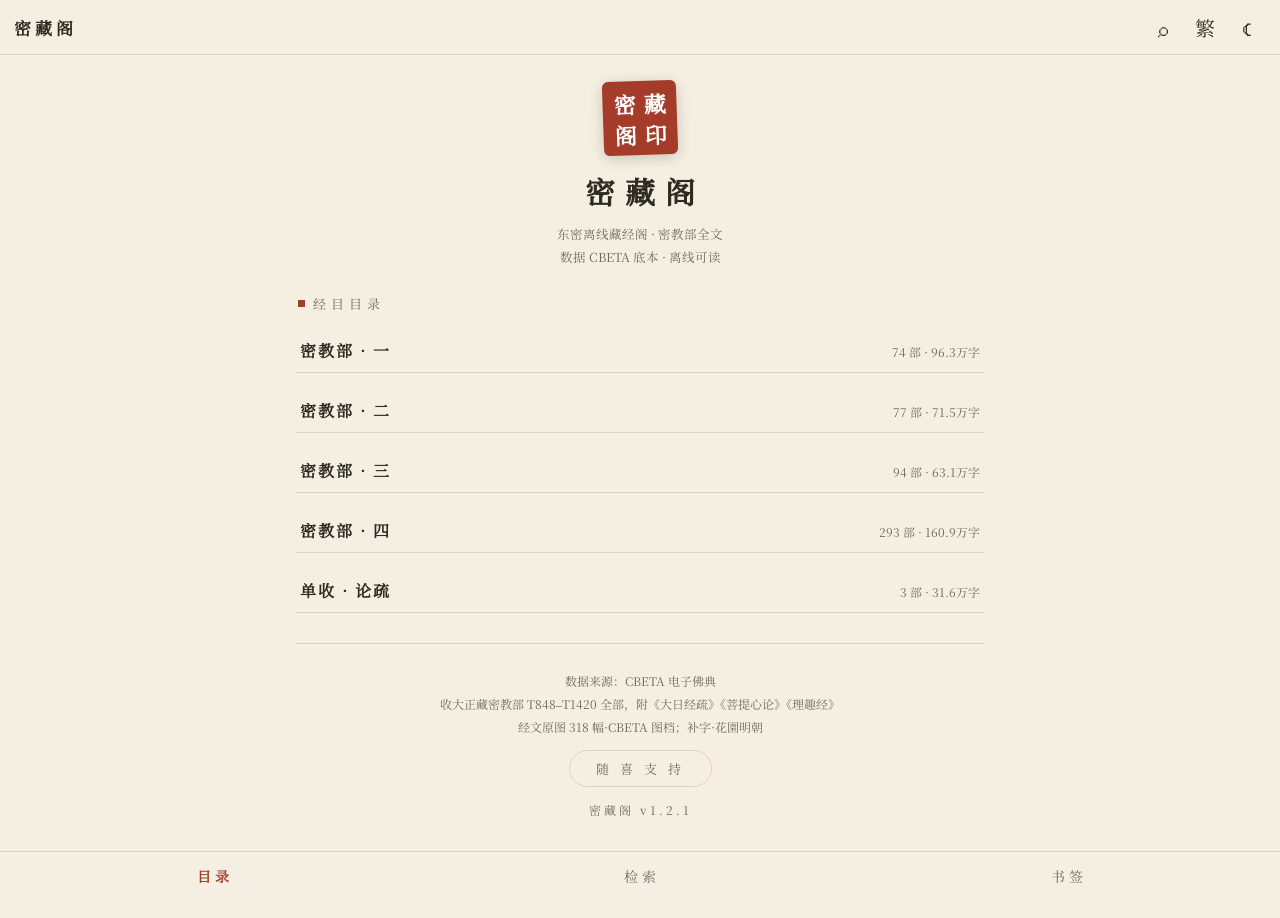
<file: web/index.html>
<!DOCTYPE html>
<html lang="zh-CN" data-theme="light">
<head>
<meta charset="UTF-8">
<meta name="viewport" content="width=device-width, initial-scale=1, viewport-fit=cover">
<meta name="color-scheme" content="light dark">
<title>密藏阁 · 东密离线藏经阁</title>
<link rel="stylesheet" href="app.css">
</head>
<body>

<header class="appbar" id="appbar">
  <button class="iconbtn back" id="btn-back" hidden aria-label="返回">‹</button>
  <div class="appbar-title" id="appbar-title">密藏阁</div>
  <div class="appbar-actions">
    <button class="iconbtn" id="btn-search" aria-label="检索" hidden>⌕</button>
    <button class="iconbtn" id="btn-simp" aria-label="繁简切换">繁</button>
    <button class="iconbtn" id="btn-theme" aria-label="夜间模式">☾</button>
  </div>
</header>

<main id="main">

  <!-- ============ 目录 ============ -->
  <section class="view" id="view-catalog">
    <div class="brand">
      <div class="brand-seal" aria-hidden="true"><span>密</span><span>藏</span><span>阁</span><span>印</span></div>
      <h1 class="brand-name">密藏阁</h1>
      <p class="brand-sub">东密离线藏经阁 · 密教部全文<br>数据 CBETA 底本 · 离线可读</p>
    </div>
    <div class="recent" id="recent" hidden>
      <div class="sec-label">最近阅读</div>
      <div id="recent-list"></div>
    </div>
    <div class="sec-label">经目目录</div>
    <div id="catalog"></div>
    <footer class="about">
      <p>数据来源：CBETA 电子佛典<br>收大正藏密教部 T848–T1420 全部，附《大日经疏》《菩提心论》《理趣经》<br>经文原图 318 幅·CBETA 图档；补字·花園明朝</p>
      <p><button id="btn-support" type="button">随 喜 支 持</button></p>
      <p class="ver">密藏阁 v1.2.1</p>
    </footer>
  </section>

  <!-- ============ 随喜支持（v1.2.1） ============ -->
  <div id="supportbox" hidden>
    <div class="support-card">
      <button id="support-x" type="button" aria-label="关闭">×</button>
      <h3>随 喜 支 持</h3>
      <p class="support-lead">此阁常年在山，经卷校勘、图档收整皆费资粮。<br>若于你有用，随喜一份，即是功德。</p>
      <div id="support-qr"></div>
      <p class="support-alt">亦可移步 GitHub 点一颗星 ⭐</p>
      <p><a class="support-link" href="https://github.com/Gloryhwang/mizangge" target="_blank" rel="noopener">Gloryhwang / mizangge</a></p>
    </div>
  </div>

  <!-- ============ 阅读 ============ -->
  <section class="view" id="view-reader" hidden>
    <div class="reader-tools">
      <button class="toolbtn" id="btn-fs-dec" aria-label="减小字号">A−</button>
      <button class="toolbtn" id="btn-fs-inc" aria-label="增大字号">A＋</button>
      <button class="toolbtn" id="btn-vert" aria-label="竖排横排切换">竖</button>
      <button class="toolbtn" id="btn-mark" aria-label="加书签">☆ 签</button>
      <button class="toolbtn" id="btn-bright" aria-label="亮度">☾</button>
      <input type="range" id="bright-range" min="10" max="100" value="100" aria-label="屏幕亮度" hidden>
      <select id="juan-select" aria-label="选择卷次"></select>
    </div>
    <article class="reader" id="reader-body"></article>
    <div class="reader-nav">
      <button id="btn-prev">上一卷</button>
      <span id="juan-pos"></span>
      <button id="btn-next">下一卷</button>
    </div>
  </section>

  <!-- ============ 检索 ============ -->
  <section class="view" id="view-search" hidden>
    <div class="search-box">
      <input id="search-input" type="search" placeholder="全文检索（简繁皆可）" enterkeyhint="search">
      <button id="btn-do-search">检</button>
    </div>
    <div class="scan-status" id="scan-status" hidden><div class="scan-bar"><i id="scan-fill"></i></div><span id="scan-text"></span></div>
    <div id="search-results"></div>
  </section>

  <!-- ============ 书签 ============ -->
  <section class="view" id="view-marks" hidden>
    <div class="sec-label">我的书签</div>
    <div id="marks-list"></div>
  </section>

</main>

<nav class="tabbar" id="tabbar">
  <button data-go="catalog" class="on">目录</button>
  <button data-go="search">检索</button>
  <button data-go="marks">书签</button>
</nav>

<script src="app.js"></script>
</body>
</html>
</file>
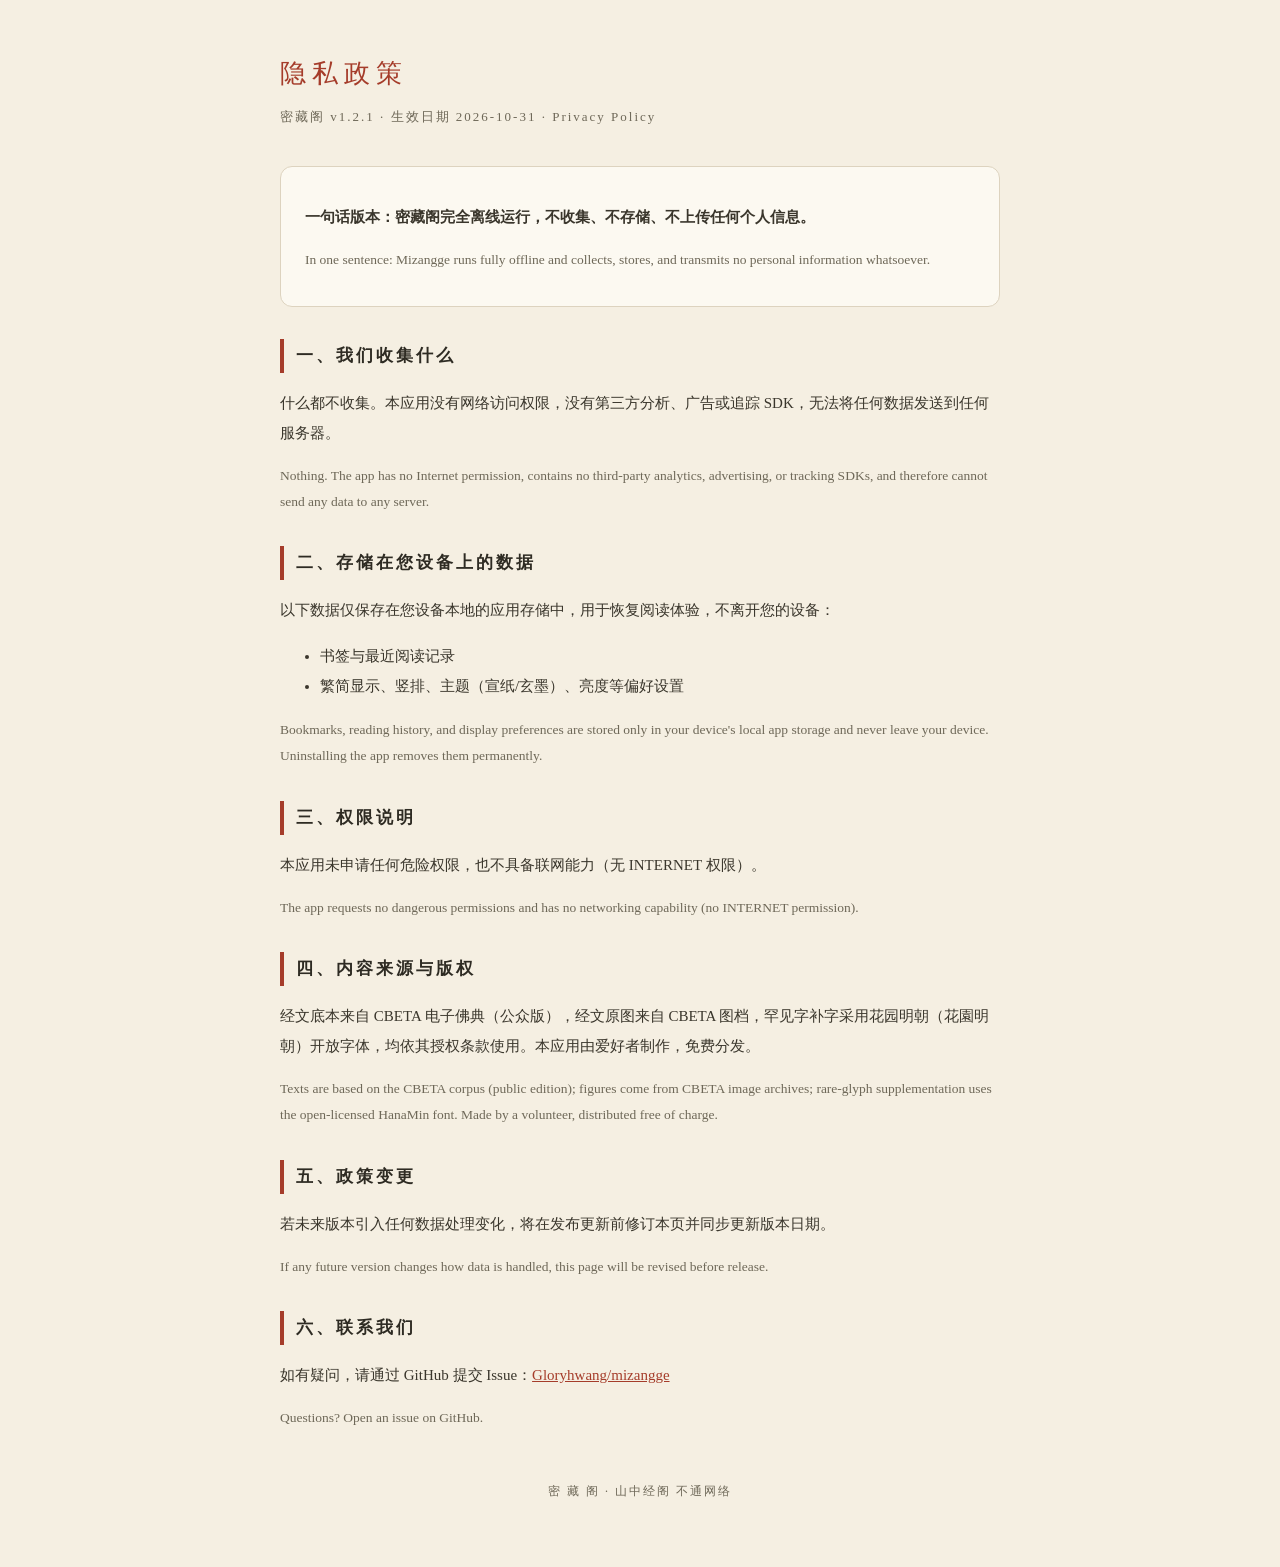
<file: docs/privacy.html>
<!DOCTYPE html>
<html lang="zh-CN">
<head>
<meta charset="UTF-8">
<meta name="viewport" content="width=device-width, initial-scale=1">
<title>密藏阁 · 隐私政策 | Privacy Policy</title>
<style>
  body { margin:0; background:#f5efe2; color:#2e2b23;
    font-family:"Noto Serif SC","Noto Serif CJK SC",serif; line-height:2; }
  .wrap { max-width:720px; margin:0 auto; padding:48px 22px 64px; }
  h1 { font-size:26px; letter-spacing:6px; color:#a53c2a; font-weight:500; margin:0 0 4px; }
  .sub { color:#6e6858; font-size:13px; letter-spacing:2px; margin-bottom:36px; }
  h2 { font-size:17px; letter-spacing:3px; margin:32px 0 8px; border-left:4px solid #a53c2a; padding-left:12px; }
  p, li { font-size:15px; color:#3a362c; }
  .card { background:#fcf9f1; border:1px solid #ddd3bf; border-radius:12px; padding:20px 24px; margin:16px 0; }
  .en { color:#6e6858; font-size:13.5px; line-height:1.9; }
  a { color:#a53c2a; }
  footer { margin-top:48px; text-align:center; color:#6e6858; font-size:12px; letter-spacing:2px; }
</style>
</head>
<body>
<div class="wrap">
  <h1>隐私政策</h1>
  <div class="sub">密藏阁 v1.2.1 · 生效日期 2026-10-31 · Privacy Policy</div>

  <div class="card">
    <p><b>一句话版本：密藏阁完全离线运行，不收集、不存储、不上传任何个人信息。</b></p>
    <p class="en">In one sentence: Mizangge runs fully offline and collects, stores, and transmits no personal information whatsoever.</p>
  </div>

  <h2>一、我们收集什么</h2>
  <p>什么都不收集。本应用没有网络访问权限，没有第三方分析、广告或追踪 SDK，无法将任何数据发送到任何服务器。</p>
  <p class="en">Nothing. The app has no Internet permission, contains no third-party analytics, advertising, or tracking SDKs, and therefore cannot send any data to any server.</p>

  <h2>二、存储在您设备上的数据</h2>
  <p>以下数据仅保存在您设备本地的应用存储中，用于恢复阅读体验，不离开您的设备：</p>
  <ul>
    <li>书签与最近阅读记录</li>
    <li>繁简显示、竖排、主题（宣纸/玄墨）、亮度等偏好设置</li>
  </ul>
  <p class="en">Bookmarks, reading history, and display preferences are stored only in your device's local app storage and never leave your device. Uninstalling the app removes them permanently.</p>

  <h2>三、权限说明</h2>
  <p>本应用未申请任何危险权限，也不具备联网能力（无 INTERNET 权限）。</p>
  <p class="en">The app requests no dangerous permissions and has no networking capability (no INTERNET permission).</p>

  <h2>四、内容来源与版权</h2>
  <p>经文底本来自 CBETA 电子佛典（公众版），经文原图来自 CBETA 图档，罕见字补字采用花园明朝（花園明朝）开放字体，均依其授权条款使用。本应用由爱好者制作，免费分发。</p>
  <p class="en">Texts are based on the CBETA corpus (public edition); figures come from CBETA image archives; rare-glyph supplementation uses the open-licensed HanaMin font. Made by a volunteer, distributed free of charge.</p>

  <h2>五、政策变更</h2>
  <p>若未来版本引入任何数据处理变化，将在发布更新前修订本页并同步更新版本日期。</p>
  <p class="en">If any future version changes how data is handled, this page will be revised before release.</p>

  <h2>六、联系我们</h2>
  <p>如有疑问，请通过 GitHub 提交 Issue：<a href="https://github.com/Gloryhwang/mizangge/issues">Gloryhwang/mizangge</a></p>
  <p class="en">Questions? Open an issue on GitHub.</p>

  <footer>密 藏 阁 · 山中经阁 不通网络</footer>
</div>
</body>
</html>
</file>
<file: web/app.css>
/* 密藏阁 · 国风双主题（宣纸 / 玄墨） */
@font-face {
  font-family: 'MZGSong'; src: url('fonts/mzgsong.woff2') format('woff2');
  font-weight: 400; font-style: normal; font-display: swap;
}
@font-face {
  font-family: 'MZGHana'; src: url('fonts/mzghana.woff2') format('woff2');
  font-weight: 400; font-style: normal; font-display: swap;
}
@font-face {
  font-family: 'MZGExt'; src: url('fonts/mzgext.woff2') format('woff2');
  font-weight: 400; font-style: normal; font-display: swap;
}
:root {
  --bg: #f5efe2; --card: #fcf9f1; --ink: #2e2b23; --soft: #6e6858;
  --border: #ddd3bf; --seal: #a53c2a; --mark: rgba(165,60,42,.14);
  --fs: 19px;
  --serif: "MZGSong", "MZGHana", "MZGExt", "LXGW WenKai", "Noto Serif SC", "Noto Serif CJK SC", serif;
}
[data-theme="ink"] {
  --bg: #000000; --card: #14120d; --ink: #e6ddc8; --soft: #8a8271;
  --border: #2b2820; --seal: #c85a42; --mark: rgba(200,90,66,.22);
}
* { box-sizing: border-box; -webkit-tap-highlight-color: transparent; }
[hidden] { display: none !important; }
html, body { margin: 0; padding: 0; background: var(--bg); color: var(--ink);
  font-family: var(--serif); overflow-x: clip; }
body { min-height: 100dvh; line-break: strict; }

/* ============ 顶栏 ============ */
.appbar {
  position: sticky; top: 0; z-index: 20;
  display: flex; align-items: center; gap: 6px;
  padding: calc(env(safe-area-inset-top) + 8px) 14px 8px;
  background: color-mix(in srgb, var(--bg) 92%, transparent);
  backdrop-filter: blur(10px);
  border-bottom: 1px solid var(--border);
}
.appbar-title { flex: 1; font-size: 17px; font-weight: 700; letter-spacing: 4px; }
.iconbtn { background: none; border: none; color: var(--ink); font-size: 20px;
  width: 38px; height: 38px; border-radius: 50%; cursor: pointer; font-family: inherit; }
.iconbtn:active { background: var(--mark); }
.back { font-size: 26px; line-height: 1; }

/* ============ 主区 ============ */
#main { padding: 0 16px calc(env(safe-area-inset-bottom) + 84px); max-width: 720px; margin: 0 auto; }
.view { animation: fadein .25s ease; }
@keyframes fadein { from { opacity: 0; transform: translateY(6px); } to { opacity: 1; } }

.sec-label {
  margin: 22px 2px 10px; font-size: 13px; color: var(--soft);
  letter-spacing: 5px; display: flex; align-items: center; gap: 8px;
}
.sec-label::before { content: ''; width: 7px; height: 7px; background: var(--seal); }

/* ============ 品牌 ============ */
.brand { text-align: center; padding: 26px 0 4px; }
.brand-seal { width: 74px; height: 74px; margin: 0 auto 14px; background: var(--seal);
  border-radius: 6px; display: grid; grid-template-columns: 1fr 1fr; gap: 0;
  padding: 7px; transform: rotate(-2deg); box-shadow: 0 3px 14px rgba(0,0,0,.18); }
.brand-seal span { display: grid; place-items: center; color: #fff; font-size: 22px; font-weight: 700; }
.brand-name { margin: 0; font-size: 30px; letter-spacing: 10px; text-indent: 10px; }
.brand-sub { margin: 10px 0 0; font-size: 12.5px; color: var(--soft); line-height: 1.8; }

/* ============ 目录 ============ */
.volgroup { margin: 14px 0; }
.volhead {
  display: flex; align-items: baseline; justify-content: space-between;
  padding: 12px 4px 10px; cursor: pointer; user-select: none;
  border-bottom: 1px solid var(--border);
}
.volhead b { font-size: 16px; letter-spacing: 2px; }
.volhead small { color: var(--soft); font-size: 12px; }
.volbody { display: none; }
.volgroup.open .volbody { display: block; }
.volgroup.open .volhead { border-bottom-color: transparent; }
.work {
  display: flex; align-items: baseline; gap: 10px;
  padding: 11px 6px; border-bottom: 1px solid var(--border); cursor: pointer;
}
.work:active { background: var(--mark); }
.tno { font-size: 12px; color: var(--seal); font-weight: 700; min-width: 52px; }
.tname { flex: 1; font-size: 15.5px; }
.tmeta { font-size: 11.5px; color: var(--soft); white-space: nowrap; }

/* ============ 阅读器 ============ */
.reader-tools {
  display: flex; gap: 8px; align-items: center;
  padding: 10px 0; position: sticky; top: 54px; z-index: 10;
  background: var(--bg);
}
.toolbtn { font-family: inherit; font-size: 13px; color: var(--soft);
  background: var(--card); border: 1px solid var(--border); border-radius: 4px;
  padding: 5px 10px; cursor: pointer; }
.toolbtn.on { color: var(--seal); border-color: var(--seal); }
#juan-select { margin-left: auto; font-family: inherit; font-size: 13px;
  background: var(--card); color: var(--ink); border: 1px solid var(--border);
  border-radius: 4px; padding: 5px 8px; max-width: 46%; }
.reader { font-size: var(--fs); line-height: 1.95; letter-spacing: .02em;
  padding: 4px 2px 0; padding-block-end: 30px; }
.reader p { margin: 0; margin-block-end: 1.1em; text-align: justify; }
.reader .doc-title { font-size: 1.25em; font-weight: 700; letter-spacing: 3px;
  text-align: center; margin-block: .4em 1em; }
.reader .byline { text-align: center; color: var(--soft); font-size: .82em; }
.reader h3 { font-size: 1.08em; letter-spacing: 2px; margin-block: 1.6em .8em;
  padding-inline-start: 10px; border-inline-start: 3px solid var(--seal); }
.reader blockquote { margin-block: 1.1em; margin-inline: 1.2em; padding-inline-start: 12px;
  border-inline-start: 2px solid var(--border); color: var(--soft); }
.reader .meta-line { text-align: center; color: var(--soft); font-size: .78em;
  letter-spacing: 3px; }
.reader .src-footer { margin-block-start: 2.4em; padding-block-start: 12px;
  border-block-start: 1px solid var(--border);
  font-size: .72em; color: var(--soft); line-height: 1.6; word-break: break-all; }
.reader mark { background: var(--mark); color: var(--seal); padding: 0 2px; }
.reader-nav { display: flex; align-items: center; justify-content: space-between;
  gap: 10px; padding: 14px 6px calc(env(safe-area-inset-bottom) + 16px);
  border-top: 1px solid var(--border); }
.reader-nav button { font-family: inherit; font-size: 14px; letter-spacing: 2px;
  background: var(--card); border: 1px solid var(--border); color: var(--ink);
  border-radius: 4px; padding: 9px 18px; cursor: pointer; }
.reader-nav button:disabled { opacity: .35; }
#juan-pos { font-size: 12.5px; color: var(--soft); letter-spacing: 2px; }

/* ============ 检索 ============ */
.search-box { display: flex; gap: 8px; margin: 18px 0 14px; position: sticky; top: 54px;
  z-index: 10; background: var(--bg); padding: 8px 0; }
#search-input { flex: 1; min-width: 0; font-family: inherit; font-size: 15px; color: var(--ink);
  background: var(--card); border: 1px solid var(--border); border-radius: 4px;
  padding: 10px 12px; outline: none; }
#search-input:focus { border-color: var(--seal); }
#btn-do-search { font-family: inherit; font-size: 15px; letter-spacing: 2px;
  background: var(--seal); color: #fff; border: none; border-radius: 4px;
  padding: 0 18px; cursor: pointer; }
.scan-status { display: flex; align-items: center; gap: 10px; margin: 4px 0 10px;
  font-size: 12px; color: var(--soft); }
.scan-bar { flex: 1; height: 3px; background: var(--border); border-radius: 2px; overflow: hidden; }
.scan-bar i { display: block; height: 100%; width: 0; background: var(--seal); transition: width .2s; }
.sr-group { margin: 16px 0 6px; font-size: 13px; color: var(--seal); letter-spacing: 1px; }
.sr-item { padding: 10px 6px; border-bottom: 1px solid var(--border); cursor: pointer; font-size: 14px; line-height: 1.7; }
.sr-item:active { background: var(--mark); }
.sr-item .sr-j { color: var(--soft); font-size: 12px; margin-right: 8px; }
.sr-item mark { background: var(--mark); color: var(--seal); }
.search-empty { text-align: center; color: var(--soft); padding: 40px 0; font-size: 13.5px; letter-spacing: 2px; }

/* ============ 书签 / 最近 ============ */
.mark-item { display: flex; gap: 10px; align-items: baseline; padding: 12px 6px;
  border-bottom: 1px solid var(--border); cursor: pointer; }
.mark-item:active { background: var(--mark); }
.mark-item .m-title { flex: 1; font-size: 15px; }
.mark-item .m-juan { font-size: 12px; color: var(--soft); white-space: nowrap; }
.mark-item .m-del { background: none; border: none; color: var(--soft); font-size: 16px; cursor: pointer; }
.empty { text-align: center; color: var(--soft); padding: 46px 0; font-size: 13.5px; letter-spacing: 2px; }

/* ============ 尾注 ============ */
.about { margin-top: 30px; padding-top: 14px; border-top: 1px solid var(--border);
  font-size: 12px; color: var(--soft); line-height: 1.9; text-align: center; }
.about .ver { letter-spacing: 3px; margin-top: 4px; }

/* ============ 竖排书 ============ */
html.vert, html.vert body { overflow: hidden; height: 100%; }
html.vert body { height: 100dvh; display: flex; flex-direction: column; }
html.vert #main { flex: 1; min-height: 0; display: flex; flex-direction: column;
  max-width: none; margin: 0; padding: 0 16px 8px; }
html.vert #view-reader { flex: 1; min-height: 0; display: flex; flex-direction: column; }
html.vert .reader-tools { position: static; }
/* 正交流 flex 项不拉伸块轴：必须显式钳宽，否则容器被内容撑开、滚动区被截断 */
html.vert .reader { flex: 1; min-height: 0; width: 100%; writing-mode: vertical-rl;
  overflow-x: auto; overflow-y: hidden; padding: 6px 0;
  -webkit-overflow-scrolling: touch; scrollbar-width: none; }
html.vert .reader::-webkit-scrollbar { display: none; }
html.vert .reader-nav { flex-shrink: 0; }

/* ============ 经文原图（v1.2.0） ============ */
.fig { margin: 16px 0; text-align: center; }
.fig img { max-width: 100%; max-height: 62vh; object-fit: contain;
  cursor: zoom-in; border: 1px solid var(--border); background: #fff; }
[data-theme="ink"] .fig img { filter: brightness(.84); }
html.vert .fig { margin: 0 14px; }
html.vert .fig img { max-height: 56vh; max-width: 52vw; }

/* ============ 经图放大层 ============ */
#figbox { position: fixed; inset: 0; z-index: 90; background: #000;
  overflow: auto; -webkit-overflow-scrolling: touch; }
#figbox .fb-wrap { display: flex; min-height: 100%; min-width: 100%; }
#figbox img { margin: auto; max-width: 94vw; max-height: 94vh;
  object-fit: contain; cursor: zoom-in; }
#figbox img.z2 { max-width: none; max-height: none;
  width: min(200vw, 400vh); cursor: zoom-out; }
#figbox-x { position: absolute; top: calc(env(safe-area-inset-top) + 14px);
  right: 16px; width: 44px; height: 44px; border: none; border-radius: 50%;
  background: rgba(255,255,255,.18); color: #fff; font-size: 26px;
  line-height: 1; cursor: pointer; }

/* ============ 亮度滑杆 ============ */
#bright-range { width: 110px; accent-color: var(--seal); cursor: pointer; }

/* ============ 底栏 ============ */
.tabbar { position: fixed; left: 0; right: 0; bottom: 0; z-index: 20;
  display: flex; justify-content: space-around;
  padding: 6px 0 calc(env(safe-area-inset-bottom) + 6px);
  background: color-mix(in srgb, var(--bg) 94%, transparent);
  backdrop-filter: blur(10px); border-top: 1px solid var(--border); }
.tabbar button { flex: 1; max-width: 120px; font-family: inherit; font-size: 14px;
  letter-spacing: 4px; text-indent: 4px; background: none; border: none;
  color: var(--soft); padding: 8px 0; cursor: pointer; }
.tabbar button.on { color: var(--seal); font-weight: 700; }

/* ============ 随喜支持（v1.2.1） ============ */
#btn-support { background: none; border: 1px solid var(--border); color: var(--soft);
  font-family: var(--serif); font-size: 13px; padding: 8px 26px; border-radius: 22px;
  letter-spacing: 4px; cursor: pointer; }
#btn-support:active { background: var(--mark); }
#supportbox { position: fixed; inset: 0; z-index: 80; background: rgba(20,17,12,.58);
  display: flex; align-items: center; justify-content: center; padding: 28px; }
#supportbox[hidden] { display: none; }
.support-card { position: relative; background: var(--card); color: var(--ink);
  max-width: 340px; width: 100%; border: 1px solid var(--border); border-radius: 14px;
  padding: 30px 26px 24px; text-align: center; box-shadow: 0 12px 40px rgba(0,0,0,.25); }
.support-card h3 { margin: 0 0 14px; font-family: var(--serif); font-size: 19px;
  letter-spacing: 6px; color: var(--seal); font-weight: 500; }
.support-lead { font-size: 13.5px; line-height: 2; color: var(--soft); margin: 0 0 16px; }
#support-qr { display: flex; gap: 14px; justify-content: center; margin-bottom: 6px; }
#support-qr:empty { display: none; }
.qr-item { display: flex; flex-direction: column; gap: 6px; align-items: center; }
.qr-item img { width: 132px; height: 132px; object-fit: contain; border-radius: 10px;
  border: 1px solid var(--border); background: #fff; }
.qr-item span { font-size: 12px; color: var(--soft); letter-spacing: 2px; }
.support-alt { font-size: 12.5px; color: var(--soft); margin: 10px 0 4px; }
.support-link { color: var(--seal); text-decoration: none; font-size: 13px;
  border-bottom: 1px solid var(--mark); }
#support-x { position: absolute; top: 10px; right: 12px; background: none; border: none;
  color: var(--soft); font-size: 22px; cursor: pointer; padding: 4px 8px; line-height: 1; }
</file>
